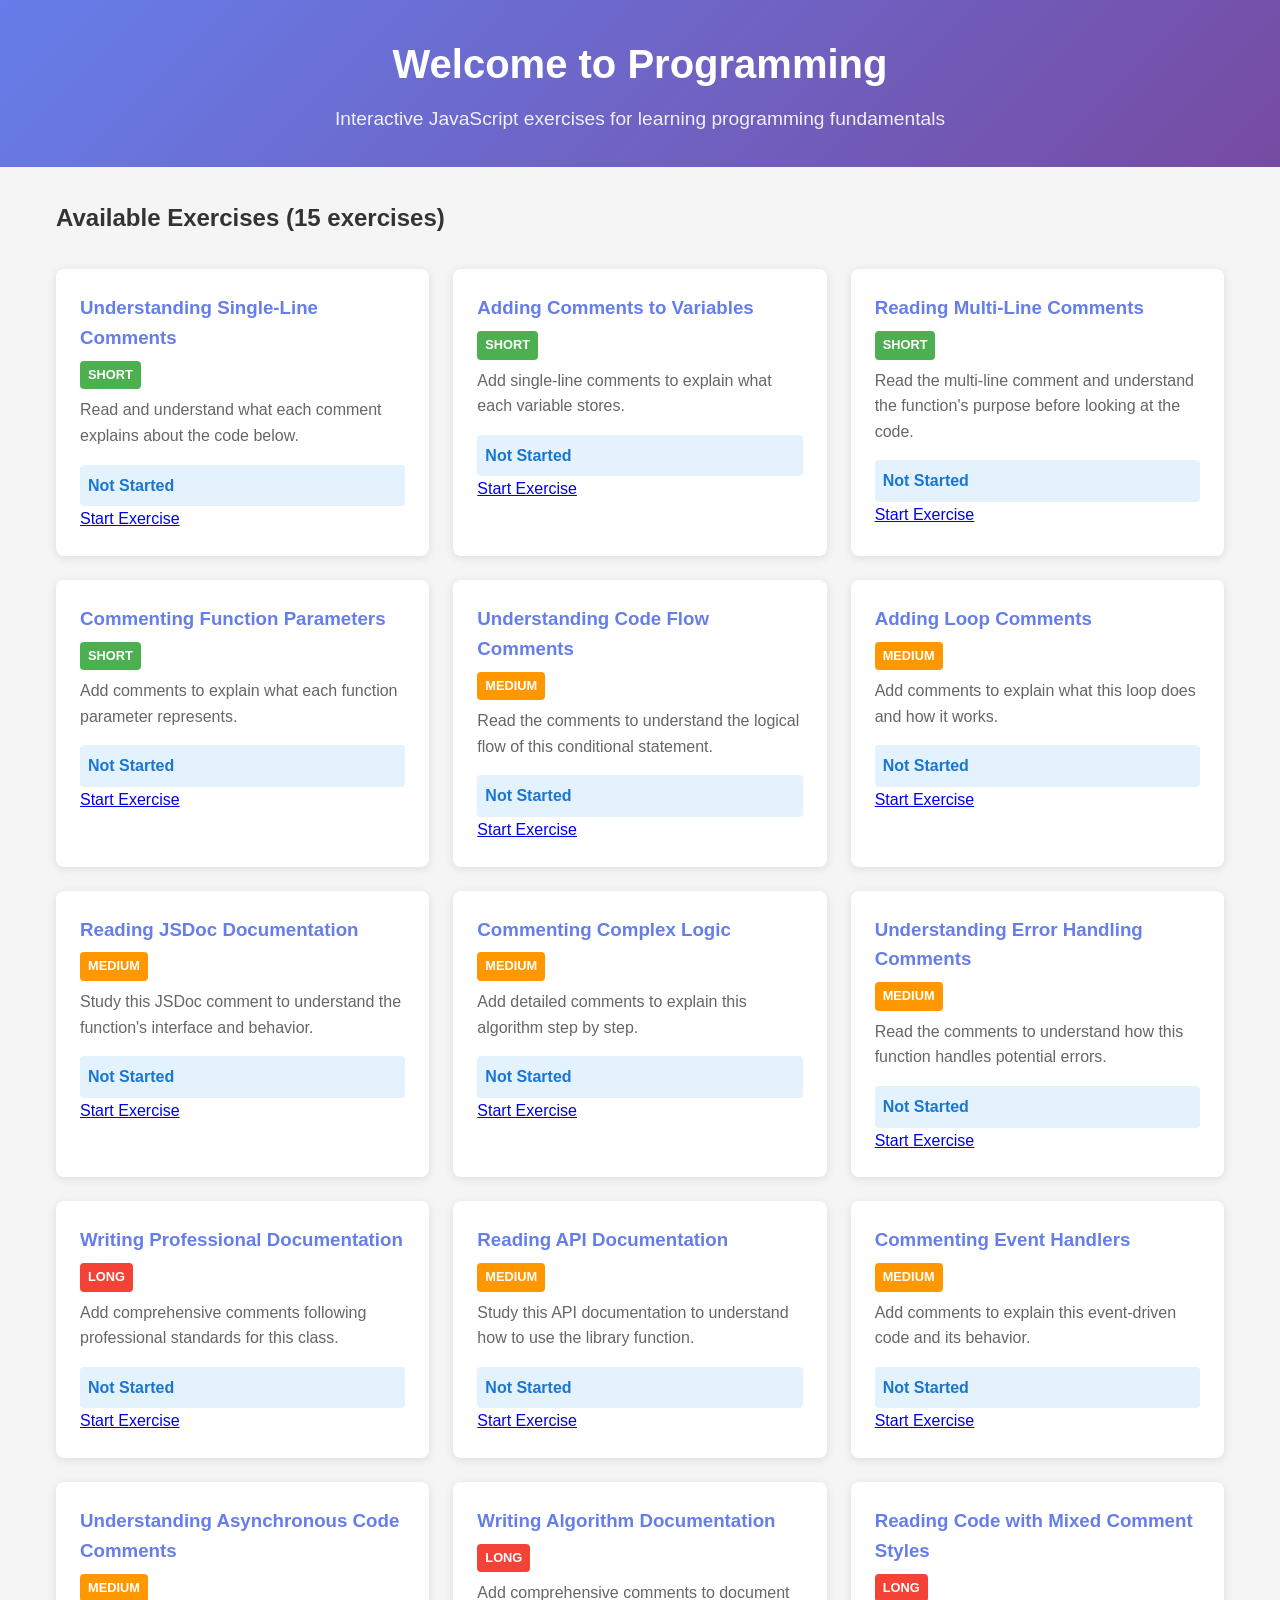
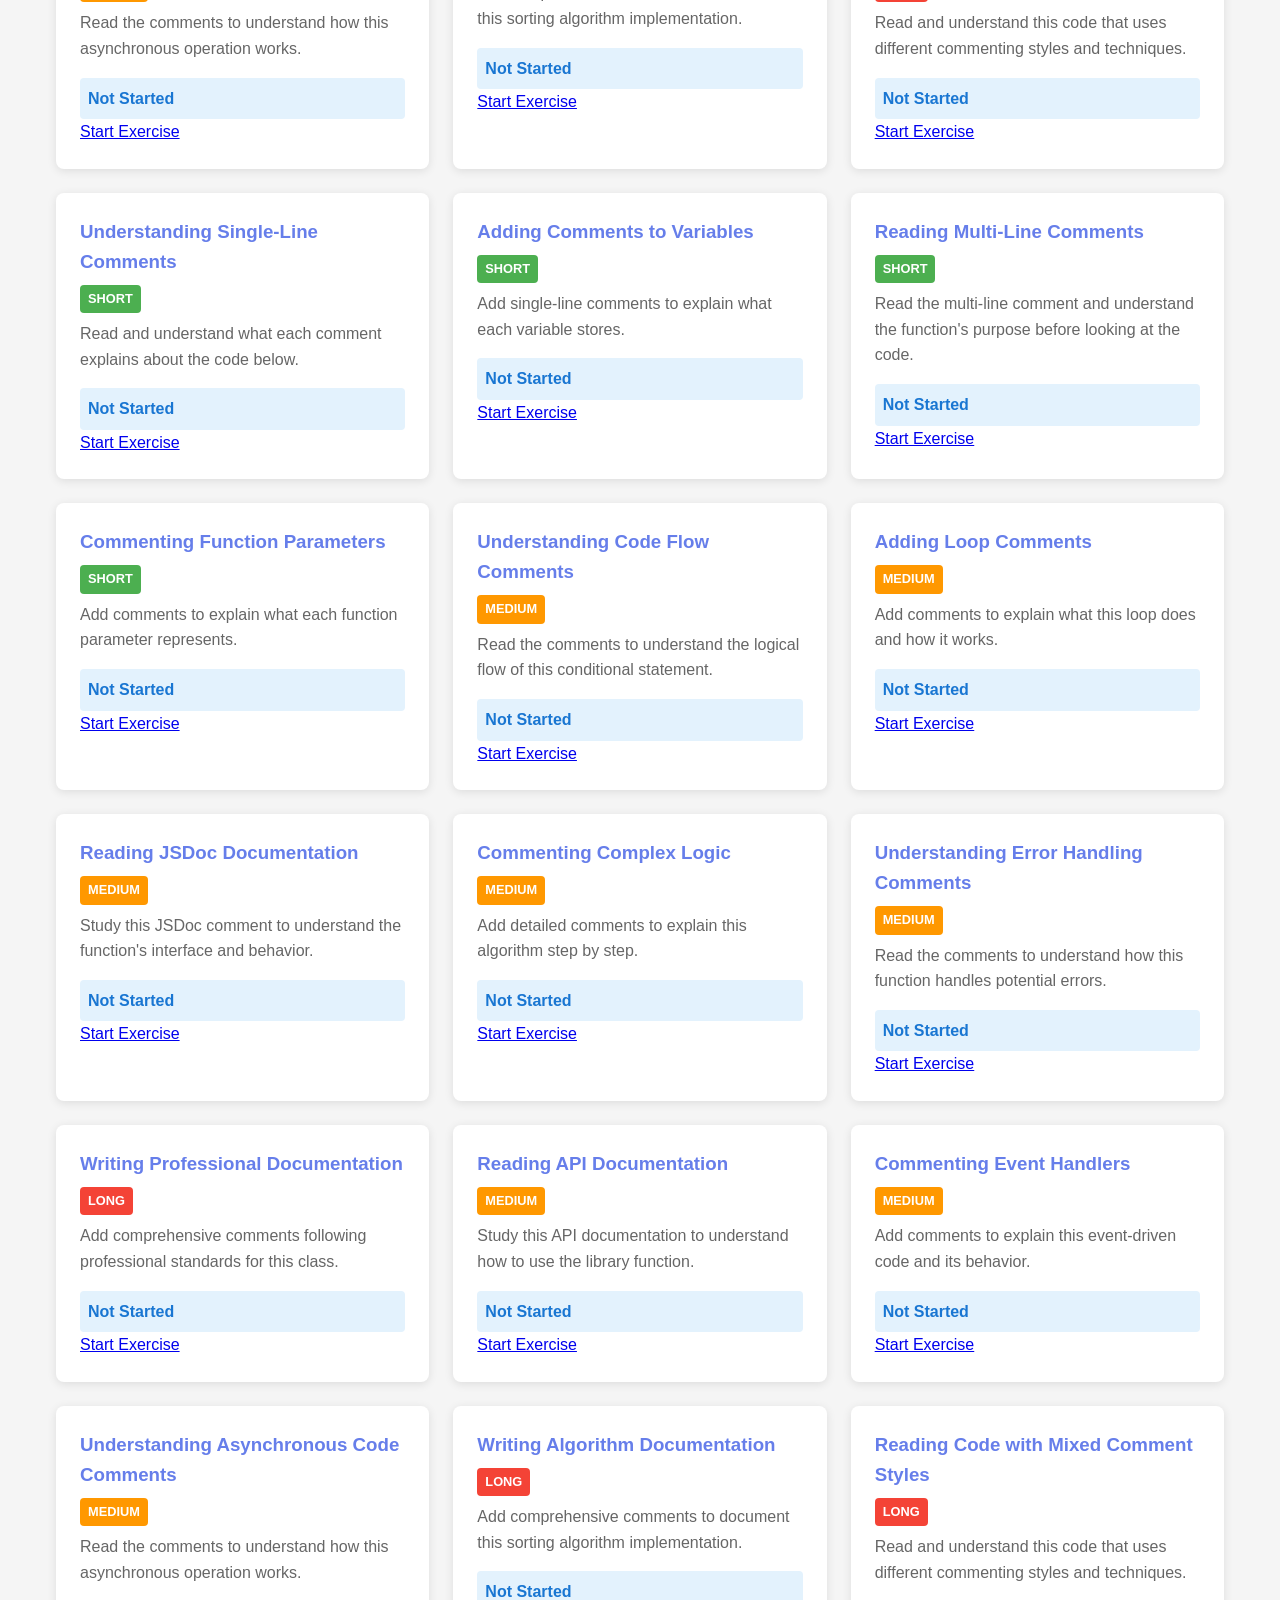
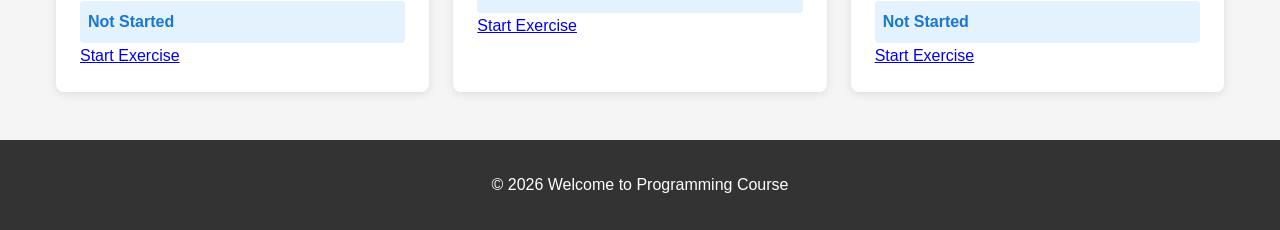
<file: index.html>
<!DOCTYPE html>
<html lang="en">
<head>
    <meta charset="UTF-8">
    <meta name="viewport" content="width=device-width, initial-scale=1.0">
    <title>Welcome to Programming - JavaScript Exercises</title>
    <link rel="stylesheet" href="css/styles.css">
</head>
<body>
    <header>
        <h1>Welcome to Programming</h1>
        <p>Interactive JavaScript exercises for learning programming fundamentals</p>
    </header>

    <main>
        <h2>Available Exercises <span id="exercise-count">(loading...)</span></h2>
        <div id="exercise-list" class="exercise-grid">
            <!-- Exercise cards will be loaded here -->
        </div>
        <div id="no-exercises" style="display: none; text-align: center; padding: 2rem;">
            <p>No exercises found. Please check that JavaScript is enabled.</p>
        </div>
    </main>

    <footer>
        <p>&copy; 2026 Welcome to Programming Course</p>
    </footer>

    <script src="js/exercises.js"></script>
    <script src="js/utils.js"></script>
    <script src="js/app.js"></script>
</body>
</html>
</file>
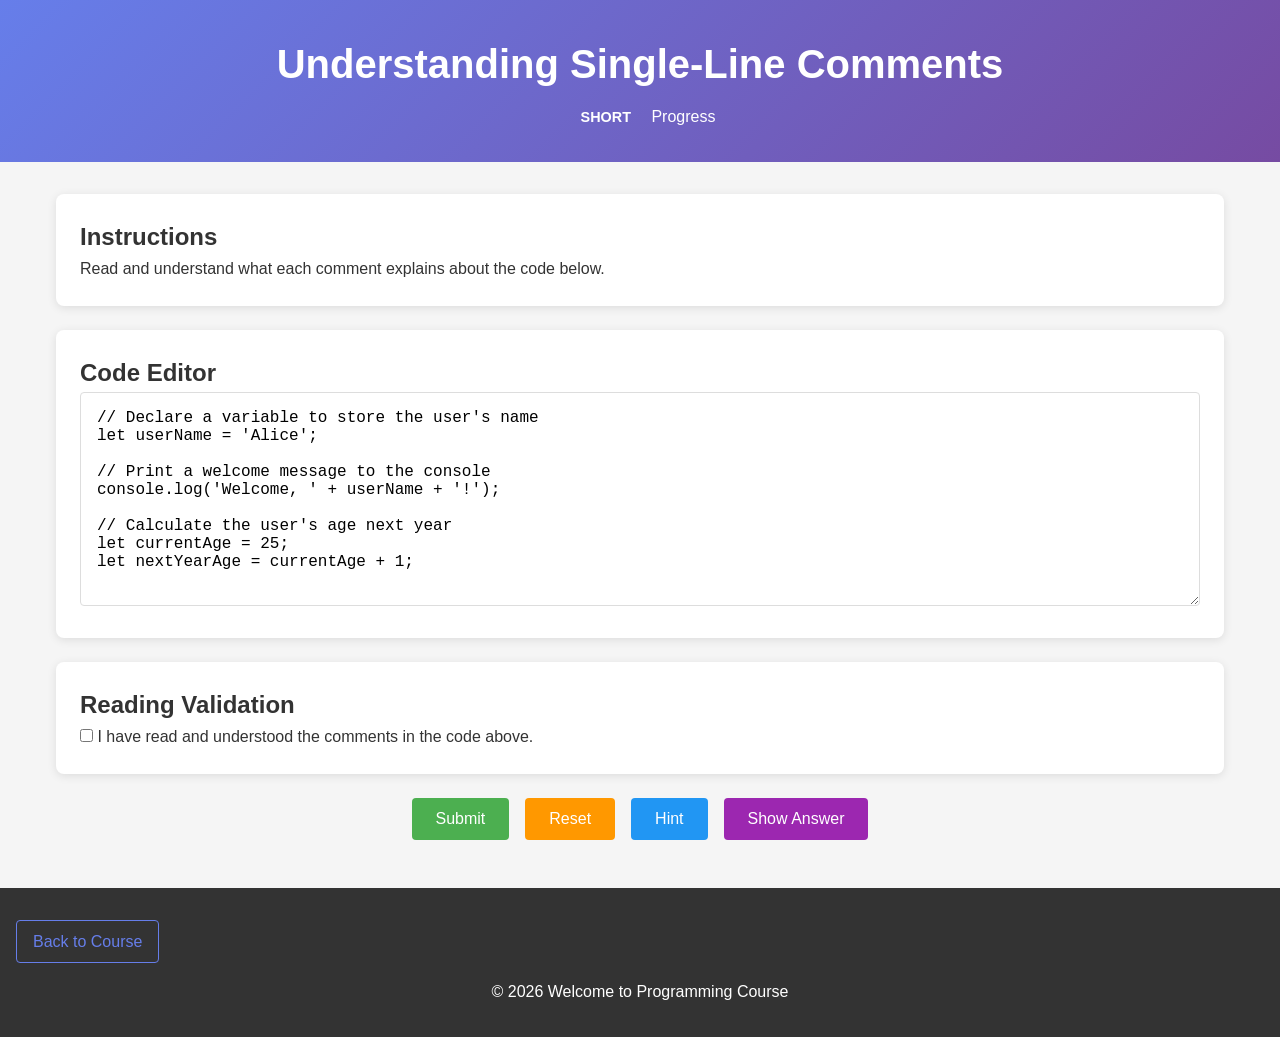
<file: exercises/exercise-01.html>
<!DOCTYPE html>
<html lang="en">
<head>
    <meta charset="UTF-8">
    <meta name="viewport" content="width=device-width, initial-scale=1.0">
    <title>Welcome to Programming - Exercise</title>
    <link rel="stylesheet" href="../css/styles.css">
</head>
<body>
    <header>
        <h1 id="exercise-title">Exercise Title</h1>
        <div id="exercise-meta">
            <span id="exercise-difficulty" class="difficulty-badge">Difficulty</span>
            <span id="exercise-progress">Progress</span>
        </div>
    </header>

    <main>
        <section id="exercise-content">
            <div id="instructions" class="exercise-instructions">
                <h2>Instructions</h2>
                <p id="exercise-description">Exercise description will be loaded here.</p>
            </div>

            <div id="code-editor" class="code-editor">
                <h2>Code Editor</h2>
                <textarea id="code-input" rows="10" placeholder="Write your code here..."></textarea>
            </div>

            <div id="reading-validation" class="validation-section" style="display: none;">
                <h2>Reading Validation</h2>
                <label>
                    <input type="checkbox" id="reading-understood">
                    I have read and understood the comments in the code above.
                </label>
            </div>

            <div id="actions" class="action-buttons">
                <button id="submit-btn">Submit</button>
                <button id="reset-btn">Reset</button>
                <button id="hint-btn">Hint</button>
                <button id="show-answer-btn">Show Answer</button>
            </div>

            <div id="feedback" class="feedback-area" style="display: none;">
                <!-- Success/error messages will appear here -->
            </div>

            <div id="hint-area" class="hint-area" style="display: none;">
                <!-- Hints will appear here -->
            </div>

            <div id="answer-area" class="answer-area" style="display: none;">
                <!-- Correct answer will appear here -->
            </div>
        </section>
    </main>

    <footer>
        <div id="navigation" class="exercise-navigation">
            <a id="prev-exercise" href="#" style="display: none;">&larr; Previous Exercise</a>
            <a id="back-home" href="../index.html">Back to Course</a>
            <a id="next-exercise" href="#" style="display: none;">Next Exercise &rarr;</a>
        </div>
        <p>&copy; 2026 Welcome to Programming Course</p>
    </footer>

    <script src="../js/exercises.js"></script>
    <script src="../js/utils.js"></script>
    <script src="../js/validation.js"></script>
    <script src="../js/app.js"></script>
</body>
</html>
</file>
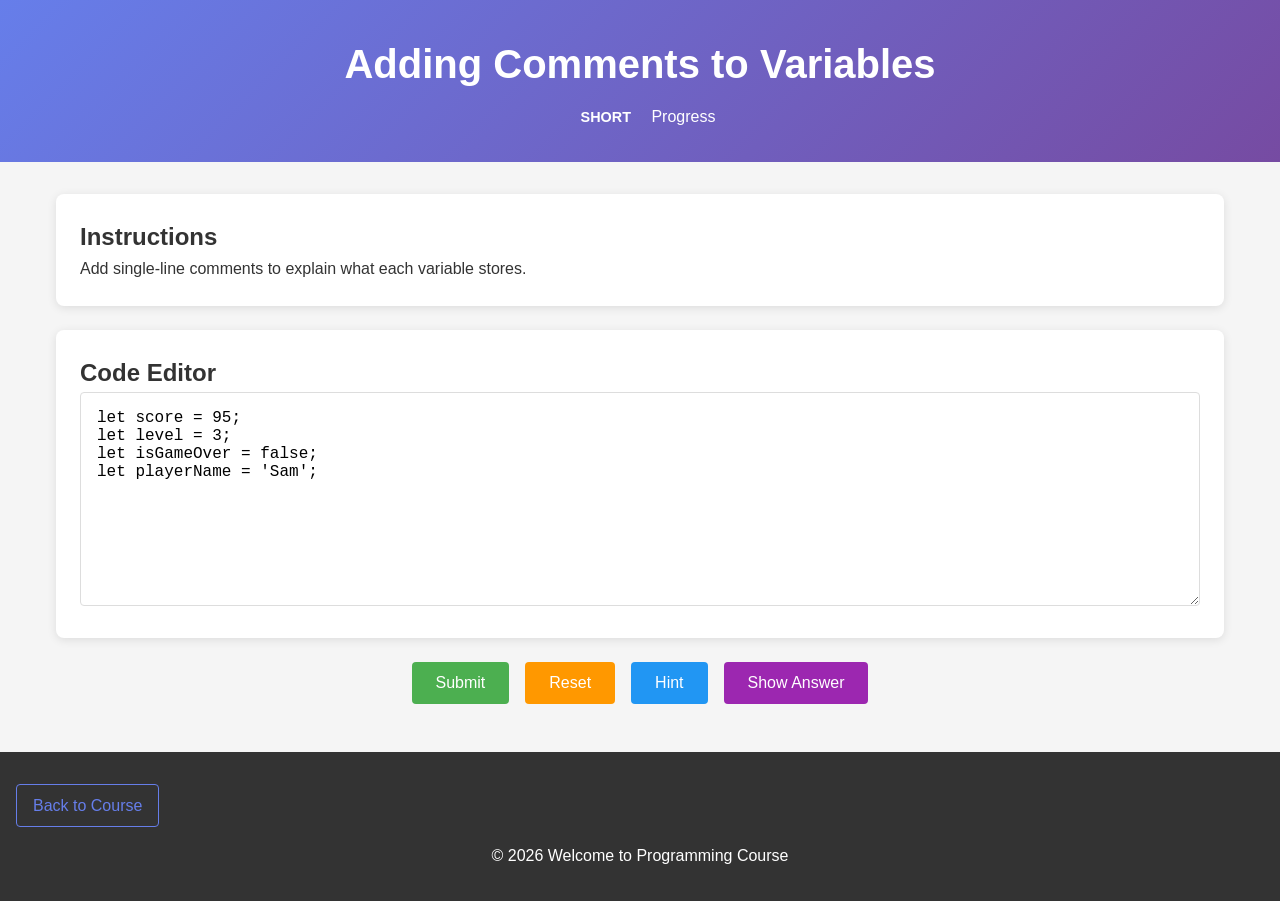
<file: exercises/exercise-02.html>
<!DOCTYPE html>
<html lang="en">
<head>
    <meta charset="UTF-8">
    <meta name="viewport" content="width=device-width, initial-scale=1.0">
    <title>Welcome to Programming - Exercise</title>
    <link rel="stylesheet" href="../css/styles.css">
</head>
<body>
    <header>
        <h1 id="exercise-title">Exercise Title</h1>
        <div id="exercise-meta">
            <span id="exercise-difficulty" class="difficulty-badge">Difficulty</span>
            <span id="exercise-progress">Progress</span>
        </div>
    </header>

    <main>
        <section id="exercise-content">
            <div id="instructions" class="exercise-instructions">
                <h2>Instructions</h2>
                <p id="exercise-description">Exercise description will be loaded here.</p>
            </div>

            <div id="code-editor" class="code-editor">
                <h2>Code Editor</h2>
                <textarea id="code-input" rows="10" placeholder="Write your code here..."></textarea>
            </div>

            <div id="reading-validation" class="validation-section" style="display: none;">
                <h2>Reading Validation</h2>
                <label>
                    <input type="checkbox" id="reading-understood">
                    I have read and understood the comments in the code above.
                </label>
            </div>

            <div id="actions" class="action-buttons">
                <button id="submit-btn">Submit</button>
                <button id="reset-btn">Reset</button>
                <button id="hint-btn">Hint</button>
                <button id="show-answer-btn">Show Answer</button>
            </div>

            <div id="feedback" class="feedback-area" style="display: none;">
                <!-- Success/error messages will appear here -->
            </div>

            <div id="hint-area" class="hint-area" style="display: none;">
                <!-- Hints will appear here -->
            </div>

            <div id="answer-area" class="answer-area" style="display: none;">
                <!-- Correct answer will appear here -->
            </div>
        </section>
    </main>

    <footer>
        <div id="navigation" class="exercise-navigation">
            <a id="prev-exercise" href="#" style="display: none;">&larr; Previous Exercise</a>
            <a id="back-home" href="../index.html">Back to Course</a>
            <a id="next-exercise" href="#" style="display: none;">Next Exercise &rarr;</a>
        </div>
        <p>&copy; 2026 Welcome to Programming Course</p>
    </footer>

    <script src="../js/exercises.js"></script>
    <script src="../js/utils.js"></script>
    <script src="../js/validation.js"></script>
    <script src="../js/app.js"></script>
</body>
</html>
</file>
<file: css/styles.css>
/* Base styles for Welcome to Programming exercises */

* {
    margin: 0;
    padding: 0;
    box-sizing: border-box;
}

body {
    font-family: 'Segoe UI', Tahoma, Geneva, Verdana, sans-serif;
    line-height: 1.6;
    color: #333;
    background-color: #f5f5f5;
}

header {
    background: linear-gradient(135deg, #667eea 0%, #764ba2 100%);
    color: white;
    padding: 2rem 1rem;
    text-align: center;
}

header h1 {
    font-size: 2.5rem;
    margin-bottom: 0.5rem;
}

header p {
    font-size: 1.2rem;
    opacity: 0.9;
}

main {
    max-width: 1200px;
    margin: 2rem auto;
    padding: 0 1rem;
}

.exercise-grid {
    display: grid;
    grid-template-columns: repeat(auto-fit, minmax(300px, 1fr));
    gap: 1.5rem;
    margin: 2rem 0;
}

.exercise-card {
    background: white;
    border-radius: 8px;
    box-shadow: 0 2px 10px rgba(0,0,0,0.1);
    padding: 1.5rem;
    transition: transform 0.2s, box-shadow 0.2s;
}

.exercise-card:hover {
    transform: translateY(-2px);
    box-shadow: 0 4px 20px rgba(0,0,0,0.15);
}

.exercise-card h3 {
    color: #667eea;
    margin-bottom: 0.5rem;
}

.exercise-card .difficulty {
    display: inline-block;
    padding: 0.25rem 0.5rem;
    border-radius: 4px;
    font-size: 0.8rem;
    font-weight: bold;
    text-transform: uppercase;
}

.difficulty.short { background: #4CAF50; color: white; }
.difficulty.medium { background: #FF9800; color: white; }
.difficulty.long { background: #F44336; color: white; }

.exercise-card p {
    margin: 0.5rem 0;
    color: #666;
}

.exercise-card .status {
    margin-top: 1rem;
    padding: 0.5rem;
    border-radius: 4px;
    font-weight: bold;
}

.status.not-started { background: #e3f2fd; color: #1976d2; }
.status.completed { background: #e8f5e8; color: #2e7d32; }

footer {
    text-align: center;
    padding: 2rem 1rem;
    background: #333;
    color: white;
    margin-top: 3rem;
}

/* Exercise page styles */
.exercise-meta {
    display: flex;
    justify-content: center;
    gap: 1rem;
    margin-top: 1rem;
}

.difficulty-badge {
    padding: 0.5rem 1rem;
    border-radius: 20px;
    font-weight: bold;
    text-transform: uppercase;
    font-size: 0.9rem;
}

.exercise-instructions {
    background: white;
    padding: 1.5rem;
    border-radius: 8px;
    margin-bottom: 1.5rem;
    box-shadow: 0 2px 10px rgba(0,0,0,0.1);
}

.code-editor {
    background: white;
    padding: 1.5rem;
    border-radius: 8px;
    margin-bottom: 1.5rem;
    box-shadow: 0 2px 10px rgba(0,0,0,0.1);
}

#code-input {
    width: 100%;
    font-family: 'Courier New', monospace;
    font-size: 1rem;
    padding: 1rem;
    border: 1px solid #ddd;
    border-radius: 4px;
    resize: vertical;
}

.validation-section {
    background: white;
    padding: 1.5rem;
    border-radius: 8px;
    margin-bottom: 1.5rem;
    box-shadow: 0 2px 10px rgba(0,0,0,0.1);
}

.action-buttons {
    display: flex;
    gap: 1rem;
    justify-content: center;
    margin-bottom: 1.5rem;
}

.action-buttons button {
    padding: 0.75rem 1.5rem;
    border: none;
    border-radius: 4px;
    font-size: 1rem;
    cursor: pointer;
    transition: background-color 0.2s;
}

#submit-btn { background: #4CAF50; color: white; }
#reset-btn { background: #FF9800; color: white; }
#hint-btn { background: #2196F3; color: white; }
#show-answer-btn { background: #9C27B0; color: white; }

.action-buttons button:hover {
    opacity: 0.9;
    transform: scale(1.05);
}

.feedback-area {
    background: white;
    padding: 1rem;
    border-radius: 8px;
    margin-bottom: 1.5rem;
    box-shadow: 0 2px 10px rgba(0,0,0,0.1);
}

.hint-area {
    background: white;
    padding: 1rem;
    border-radius: 8px;
    margin-bottom: 1.5rem;
    box-shadow: 0 2px 10px rgba(0,0,0,0.1);
}

.answer-area {
    margin-bottom: 1.5rem;
}

.answer-area.visible {
    padding: 1rem;
}

.answer-area.hidden {
    display: none !important;
    visibility: hidden !important;
}

.hint {
    background: #fff3cd;
    color: #856404;
    padding: 0.75rem;
    border-radius: 4px;
    border-left: 4px solid #ffc107;
    margin-bottom: 1rem;
}

.answer {
    background: #e8f5e8 !important;
    color: #2e7d32 !important;
    padding: 1rem !important;
    border-radius: 8px !important;
    border-left: 4px solid #4CAF50 !important;
    margin-bottom: 1rem !important;
    box-shadow: 0 2px 10px rgba(0,0,0,0.1) !important;
    border: 2px solid #4CAF50 !important;
}

.answer h3 {
    margin-bottom: 0.75rem;
    color: #1b5e20;
}

.answer pre {
    background: #f5f5f5;
    padding: 1rem;
    border-radius: 4px;
    overflow-x: auto;
    border: 1px solid #ddd;
}

.answer code {
    font-family: 'Courier New', monospace;
    font-size: 0.95rem;
    color: #333;
}

.success {
    background: #e8f5e8;
    color: #2e7d32;
    padding: 1rem;
    border-radius: 4px;
    border-left: 4px solid #4CAF50;
}

.error {
    background: #ffebee;
    color: #c62828;
    padding: 1rem;
    border-radius: 4px;
    border-left: 4px solid #F44336;
}

.exercise-navigation {
    display: flex;
    justify-content: space-between;
    align-items: center;
    margin-bottom: 1rem;
}

.exercise-navigation a {
    color: #667eea;
    text-decoration: none;
    padding: 0.5rem 1rem;
    border: 1px solid #667eea;
    border-radius: 4px;
    transition: background-color 0.2s;
}

.exercise-navigation a:hover {
    background: #667eea;
    color: white;
}

/* Code highlighting */
.comment {
    color: #008000;
    font-style: italic;
}

/* Responsive design */
@media (max-width: 768px) {
    .exercise-grid {
        grid-template-columns: 1fr;
    }

    header h1 {
        font-size: 2rem;
    }
}
</file>
